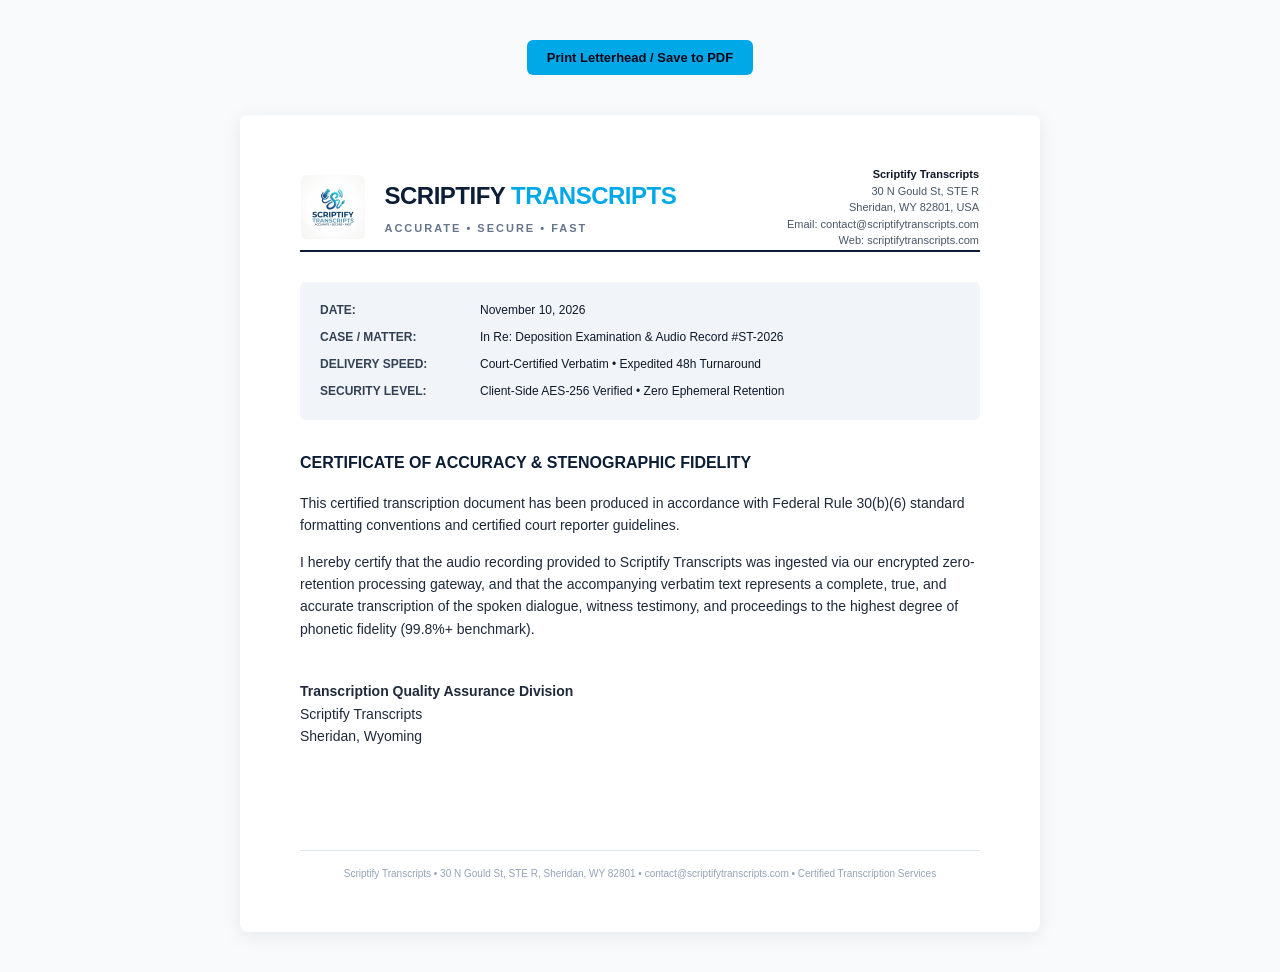
<file: scriptify-transcripts-source/public/downloads/Scriptify_Transcripts_Letterhead_Template.html>
<!DOCTYPE html>
<html lang="en">
<head>
  <meta charset="UTF-8">
  <meta name="viewport" content="width=device-width, initial-scale=1.0">
  <title>Scriptify Transcripts - Official Document Letterhead</title>
  <style>
    @page {
      size: letter;
      margin: 20mm;
    }
    body {
      font-family: -apple-system, BlinkMacSystemFont, "Segoe UI", Roboto, Helvetica, Arial, sans-serif;
      color: #0f172a;
      line-height: 1.6;
      background-color: #f8fafc;
      padding: 40px 20px;
      margin: 0;
    }
    .page-container {
      max-width: 800px;
      margin: 0 auto;
      background: #ffffff;
      padding: 50px 60px;
      box-shadow: 0 4px 20px rgba(0,0,0,0.08);
      border-radius: 8px;
      box-sizing: border-box;
    }
    @media print {
      body {
        background: transparent;
        padding: 0;
      }
      .page-container {
        box-shadow: none;
        padding: 0;
        max-width: 100%;
        border-radius: 0;
      }
      .no-print {
        display: none !important;
      }
    }
    .header-table {
      width: 100%;
      border-collapse: collapse;
      border-bottom: 2px solid #0b1e36;
      padding-bottom: 20px;
      margin-bottom: 30px;
    }
    .logo-cell {
      vertical-align: middle;
      width: 60%;
    }
    .logo-img {
      width: 64px;
      height: 64px;
      vertical-align: middle;
      margin-right: 15px;
      border-radius: 6px;
    }
    .brand-title {
      display: inline-block;
      vertical-align: middle;
    }
    .brand-name {
      font-size: 24px;
      font-weight: 800;
      letter-spacing: -0.5px;
      color: #0b1e36;
      margin: 0;
      text-transform: uppercase;
    }
    .brand-accent {
      color: #00a8e8;
    }
    .brand-tagline {
      font-size: 11px;
      font-weight: 700;
      color: #64748b;
      letter-spacing: 2px;
      text-transform: uppercase;
      margin-top: 4px;
    }
    .address-cell {
      vertical-align: middle;
      text-align: right;
      width: 40%;
      font-size: 11px;
      color: #475569;
      line-height: 1.5;
    }
    .address-cell strong {
      color: #0f172a;
    }
    .meta-grid {
      display: table;
      width: 100%;
      margin-bottom: 30px;
      background: #f1f5f9;
      padding: 15px 20px;
      border-radius: 6px;
      font-size: 12px;
      box-sizing: border-box;
    }
    .meta-row {
      display: table-row;
    }
    .meta-label {
      display: table-cell;
      font-weight: 700;
      color: #334155;
      padding: 4px 10px 4px 0;
      width: 25%;
    }
    .meta-val {
      display: table-cell;
      color: #0f172a;
      padding: 4px 0;
    }
    .content-body {
      font-size: 14px;
      color: #1e293b;
      min-height: 350px;
    }
    .footer-bar {
      margin-top: 50px;
      border-top: 1px solid #e2e8f0;
      padding-top: 15px;
      text-align: center;
      font-size: 10px;
      color: #94a3b8;
    }
    .print-button {
      background: #00a8e8;
      color: #020617;
      border: none;
      padding: 10px 20px;
      font-size: 13px;
      font-weight: bold;
      border-radius: 6px;
      cursor: pointer;
      margin-bottom: 20px;
    }
    .print-button:hover {
      background: #38bdf8;
    }
  </style>
</head>
<body>
  <div class="no-print" style="text-align: center; margin-bottom: 20px;">
    <button class="print-button" onclick="window.print()">Print Letterhead / Save to PDF</button>
  </div>

  <div class="page-container">
    <table class="header-table">
      <tr>
        <td class="logo-cell">
          <img src="[data-uri]" alt="Scriptify Transcripts Logo" class="logo-img" />
          <div class="brand-title">
            <h1 class="brand-name">Scriptify <span class="brand-accent">Transcripts</span></h1>
            <div class="brand-tagline">Accurate &bull; Secure &bull; Fast</div>
          </div>
        </td>
        <td class="address-cell">
          <strong>Scriptify Transcripts</strong><br>
          30 N Gould St, STE R<br>
          Sheridan, WY 82801, USA<br>
          Email: contact@scriptifytranscripts.com<br>
          Web: scriptifytranscripts.com
        </td>
      </tr>
    </table>

    <div class="meta-grid">
      <div class="meta-row">
        <span class="meta-label">DATE:</span>
        <span class="meta-val">November 10, 2026</span>
      </div>
      <div class="meta-row">
        <span class="meta-label">CASE / MATTER:</span>
        <span class="meta-val">In Re: Deposition Examination & Audio Record #ST-2026</span>
      </div>
      <div class="meta-row">
        <span class="meta-label">DELIVERY SPEED:</span>
        <span class="meta-val">Court-Certified Verbatim &bull; Expedited 48h Turnaround</span>
      </div>
      <div class="meta-row">
        <span class="meta-label">SECURITY LEVEL:</span>
        <span class="meta-val">Client-Side AES-256 Verified &bull; Zero Ephemeral Retention</span>
      </div>
    </div>

    <div class="content-body">
      <h3 style="font-size: 16px; color: #0b1e36; margin-top: 0;">CERTIFICATE OF ACCURACY & STENOGRAPHIC FIDELITY</h3>
      <p>This certified transcription document has been produced in accordance with Federal Rule 30(b)(6) standard formatting conventions and certified court reporter guidelines.</p>
      
      <p>I hereby certify that the audio recording provided to Scriptify Transcripts was ingested via our encrypted zero-retention processing gateway, and that the accompanying verbatim text represents a complete, true, and accurate transcription of the spoken dialogue, witness testimony, and proceedings to the highest degree of phonetic fidelity (99.8%+ benchmark).</p>
      
      <p style="margin-top: 40px;"><strong>Transcription Quality Assurance Division</strong><br>
      Scriptify Transcripts<br>
      Sheridan, Wyoming</p>
    </div>

    <div class="footer-bar">
      Scriptify Transcripts &bull; 30 N Gould St, STE R, Sheridan, WY 82801 &bull; contact@scriptifytranscripts.com &bull; Certified Transcription Services
    </div>
  </div>
</body>
</html>
</file>
